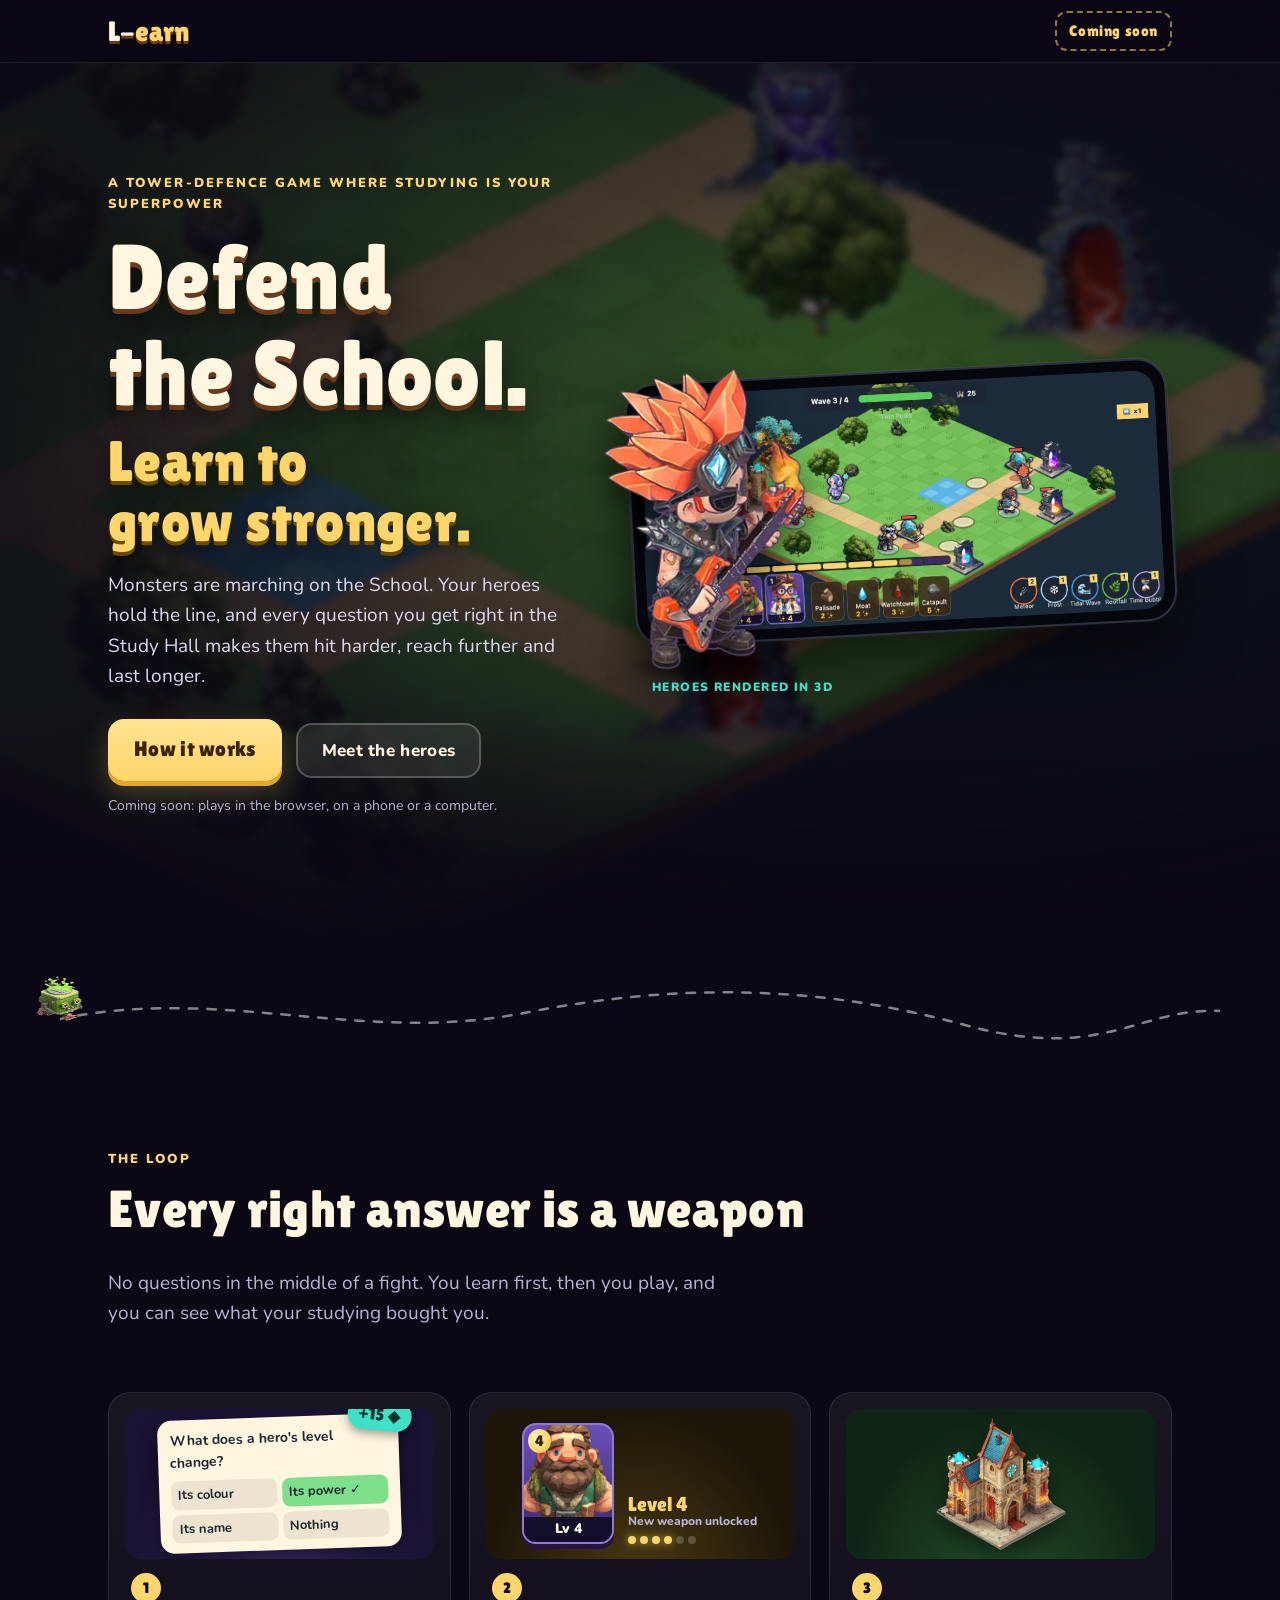
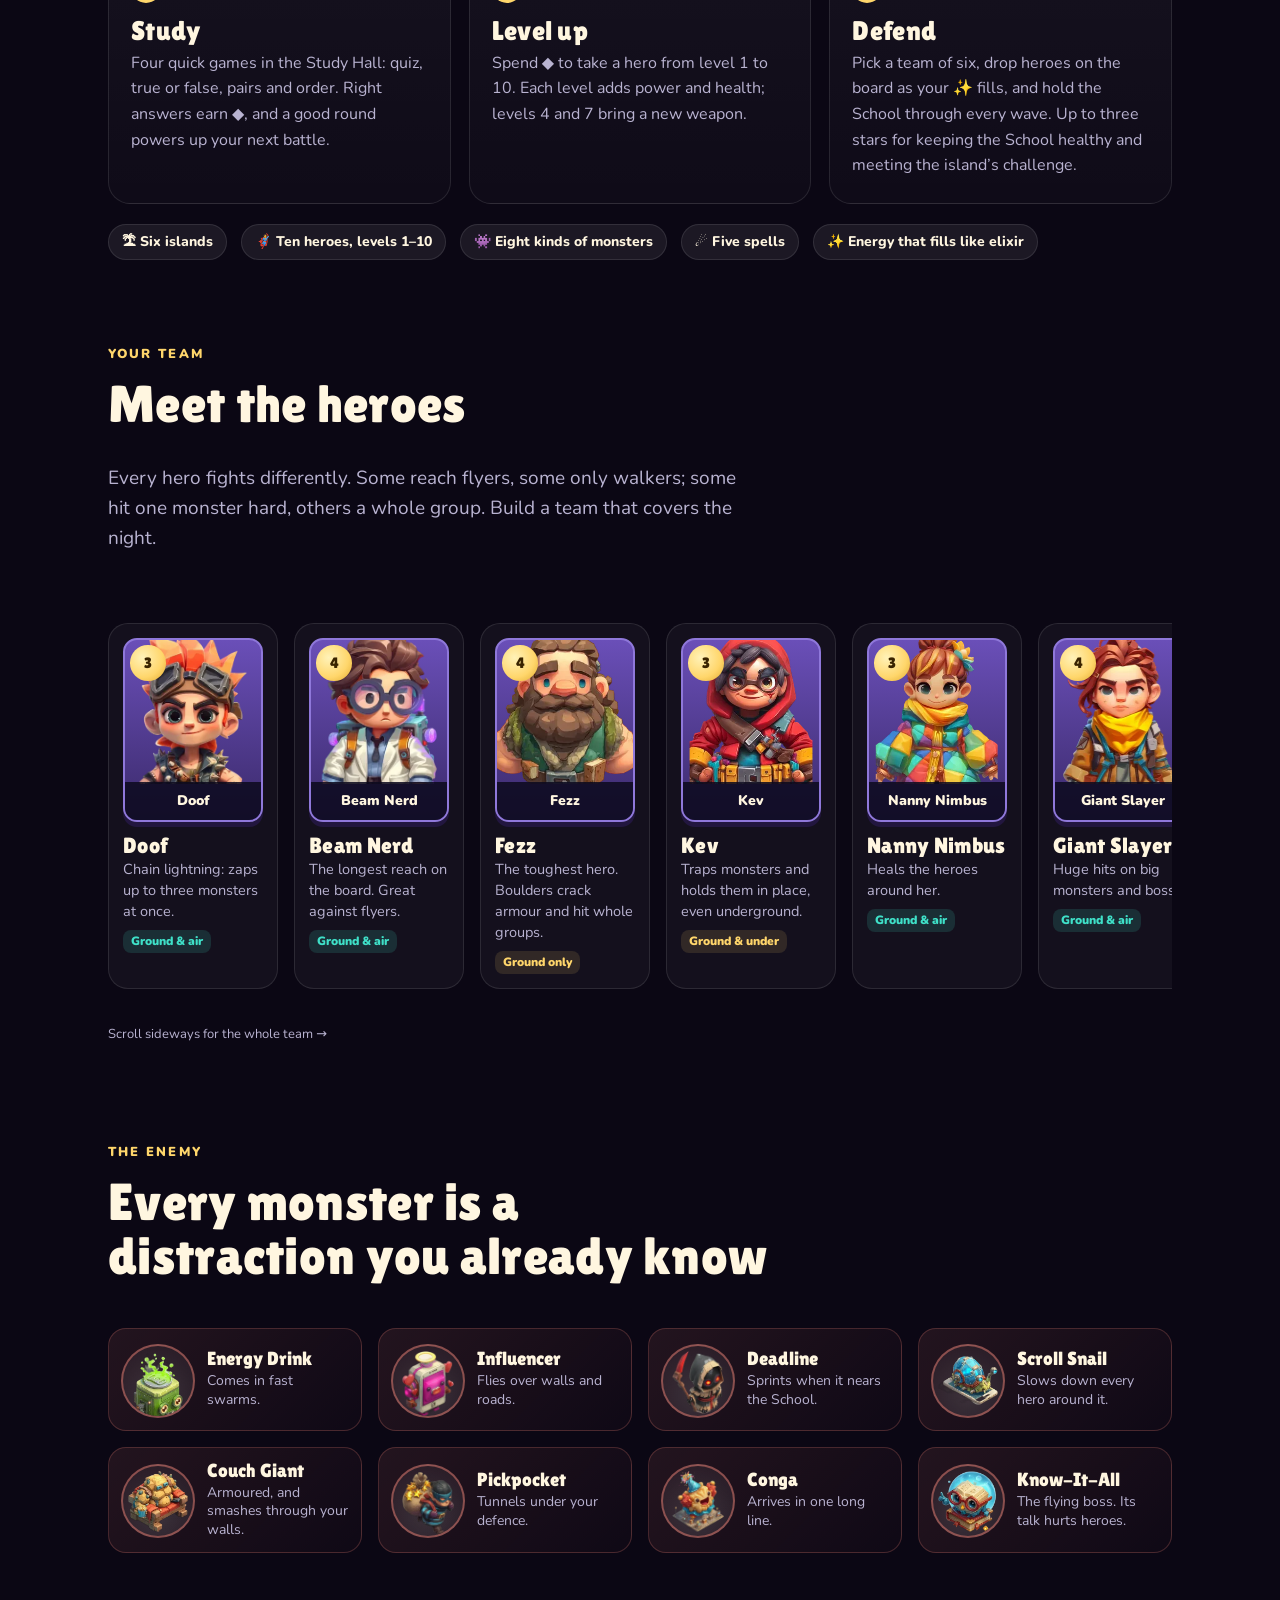
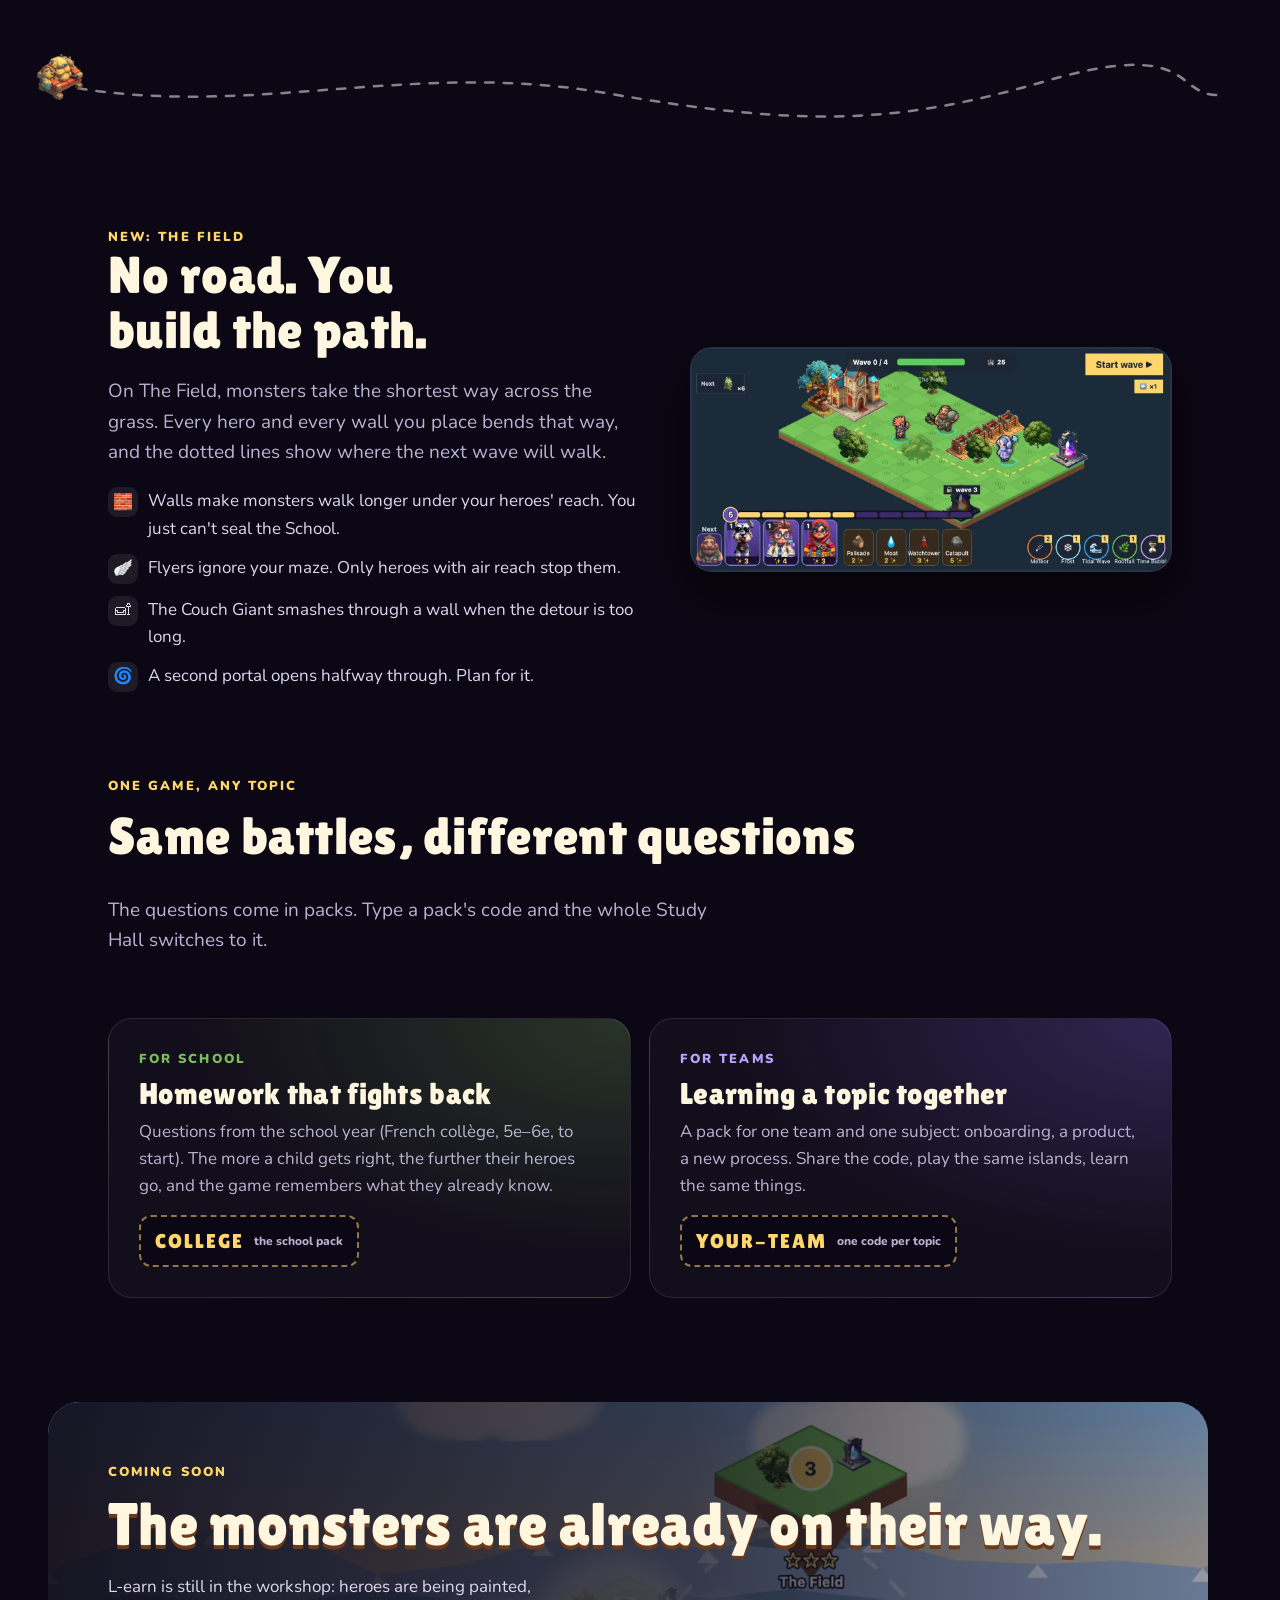
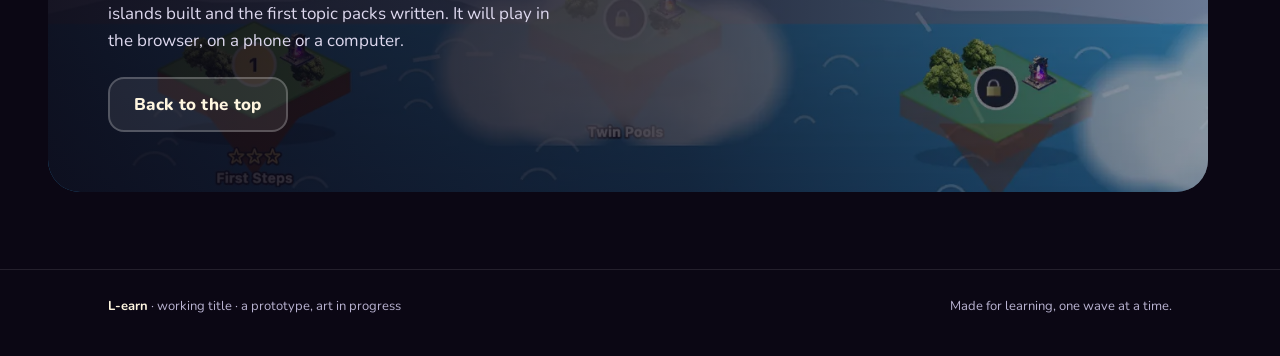
<file: welcome/index.html>
<!doctype html>
<html lang="en">
<head>
<meta charset="utf-8">
<meta name="viewport" content="width=device-width, initial-scale=1, viewport-fit=cover">
<title>L-earn</title>
<meta name="description" content="A tower-defence game where studying is your superpower: answer questions, level up your heroes, defend the School.">
<meta name="theme-color" content="#0b0714">
<meta property="og:title" content="L-earn · Defend the School">
<meta property="og:description" content="A tower-defence game where every right answer makes your heroes stronger.">
<meta property="og:image" content="https://snluthi.github.io/l-earn-play/welcome/img/battle.webp">
<meta property="og:type" content="website">
<link rel="icon" href="../icons/icon-192.png">
<link rel="apple-touch-icon" href="../icons/icon-180.png">
<link rel="preconnect" href="https://fonts.googleapis.com">
<link rel="preconnect" href="https://fonts.gstatic.com" crossorigin>
<link rel="stylesheet" href="https://fonts.googleapis.com/css2?family=Lilita+One&family=Nunito:wght@400;600;800;900&display=swap">
<style>
:root {
  color-scheme: dark;
  --night: #0b0714; --plum: #170e2c; --plum-2: #22163f; --panel: rgba(29, 36, 51, .86); --line: rgba(255, 255, 255, .1);
  --gold: #ffd66b; --gold-deep: #e0a92e; --cream: #fff6e0; --muted: #b9b3d1; --violet: #6a4fb8; --violet-deep: #3b2a6b;
  --teal: #3fe0c8; --coral: #ff8a7a; --grass: #79bd57;
  --display: 'Lilita One', 'Arial Rounded MT Bold', 'Trebuchet MS', system-ui, sans-serif;
  --body: 'Nunito', system-ui, -apple-system, 'Segoe UI', sans-serif;
  --gutter: clamp(16px, 4vw, 48px);
  --max: 1160px;
}
* { box-sizing: border-box; }
html { scroll-behavior: smooth; }
body { margin: 0; background: var(--night); color: var(--cream); font-family: var(--body); font-size: 17px; line-height: 1.6; -webkit-font-smoothing: antialiased; overflow-x: hidden; }
img { max-width: 100%; display: block; }
a { color: inherit; }
:focus-visible { outline: 3px solid var(--teal); outline-offset: 3px; border-radius: 8px; }
.wrap { max-width: var(--max); margin: 0 auto; padding-inline: var(--gutter); }
h1, h2, h3 { font-family: var(--display); font-weight: 400; letter-spacing: .3px; line-height: 1.05; margin: 0; text-wrap: balance; }
h2 { font-size: clamp(32px, 5vw, 52px); }
.eyebrow { font-size: 13px; font-weight: 900; letter-spacing: .16em; text-transform: uppercase; color: var(--gold); }
.lede { color: var(--muted); max-width: 58ch; font-size: clamp(16px, 1.6vw, 19px); }

/* Buttons: the game's gold button with its pressed edge. */
.btn { display: inline-flex; align-items: center; gap: 10px; font-family: var(--display); font-size: 21px; letter-spacing: .3px; color: #3a2400; text-decoration: none;
       background: linear-gradient(#ffe391, var(--gold)); border-radius: 16px; padding: 14px 26px; box-shadow: 0 5px 0 var(--gold-deep), 0 12px 28px rgba(255, 214, 107, .25); transition: transform .12s, box-shadow .12s; }
.btn:hover { transform: translateY(-2px); box-shadow: 0 7px 0 var(--gold-deep), 0 16px 32px rgba(255, 214, 107, .32); }
.btn:active { transform: translateY(3px); box-shadow: 0 2px 0 var(--gold-deep); }
.btn.ghost { background: rgba(255, 255, 255, .08); color: var(--cream); box-shadow: inset 0 0 0 2px rgba(255, 255, 255, .22); font-family: var(--body); font-weight: 800; font-size: 17px; }
.btn.ghost:hover { background: rgba(255, 255, 255, .14); }
.soon { font-family: var(--display); font-size: 15px; letter-spacing: .6px; color: var(--gold); border: 2px dashed rgba(255, 214, 107, .55); border-radius: 12px; padding: 6px 12px; white-space: nowrap; }
.btn.small { font-size: 16px; padding: 9px 16px; border-radius: 12px; box-shadow: 0 3px 0 var(--gold-deep); }

/* Top bar */
.bar { position: sticky; top: env(safe-area-inset-top, 0px); z-index: 20; background: rgba(11, 7, 20, .72); backdrop-filter: blur(10px); -webkit-backdrop-filter: blur(10px); border-bottom: 1px solid var(--line); }
.bar .wrap { display: flex; align-items: center; justify-content: space-between; height: 62px; }
.logo { font-family: var(--display); font-size: 28px; color: var(--cream); text-decoration: none; text-shadow: 0 3px 0 #6b3a1a; }
.logo span { color: var(--gold); }

/* Hero */
.hero { position: relative; overflow: hidden; isolation: isolate; }
.hero::before { content: ''; position: absolute; inset: -20px; z-index: -2; background: url(img/world.webp) center 30% / cover; filter: blur(3px) saturate(1.1) brightness(.5); transform: scale(1.04); }
.hero::after { content: ''; position: absolute; inset: 0; z-index: -1; background: radial-gradient(ellipse at 70% 40%, rgba(11, 7, 20, .1), rgba(11, 7, 20, .85) 70%), linear-gradient(to bottom, transparent 70%, var(--night)); }
.hero .wrap { display: grid; grid-template-columns: minmax(0, 1fr) minmax(0, 1.15fr); gap: clamp(24px, 4vw, 56px); align-items: center; padding-block: clamp(48px, 9vw, 110px) clamp(72px, 10vw, 130px); }
.hero h1 { font-size: clamp(46px, 7.4vw, 92px); color: var(--cream); text-shadow: 0 5px 0 #6b3a1a, 0 14px 30px rgba(0, 0, 0, .55); }
.hero h1 em { font-style: normal; color: var(--gold); display: block; font-size: .62em; margin-top: .18em; text-shadow: 0 4px 0 #6b4a00, 0 10px 24px rgba(0, 0, 0, .5); }
.hero .lede { margin: 18px 0 28px; color: #ddd8ee; }
.ctas { display: flex; flex-wrap: wrap; gap: 14px; align-items: center; }
.note { margin-top: 14px; font-size: 14px; color: var(--muted); }
.stage { position: relative; }
.device { position: relative; border-radius: 30px; padding: 10px; background: #05070d; border: 2px solid #2b3246; box-shadow: 0 30px 60px rgba(0, 0, 0, .55), 0 0 0 1px rgba(255, 214, 107, .08); transform: rotate(-3deg); }
.device img { border-radius: 22px; width: 100%; height: auto; aspect-ratio: 1688 / 780; object-fit: cover; }
.device .notch { position: absolute; left: 4px; top: 50%; width: 9px; height: 70px; transform: translateY(-50%); border-radius: 6px; background: #000; }
.turn { position: absolute; left: -6%; bottom: -16%; width: clamp(110px, 18vw, 210px); aspect-ratio: 300 / 482; filter: drop-shadow(0 16px 18px rgba(0, 0, 0, .55)); }
.turn img { width: 100%; height: 100%; object-fit: contain; object-position: bottom; }
.turn::after { content: ''; position: absolute; left: 12%; right: 12%; bottom: -2%; height: 9%; border-radius: 50%; background: radial-gradient(rgba(0, 0, 0, .55), transparent 70%); z-index: -1; }
.badge3d { position: absolute; left: 4%; bottom: -24%; font-size: 12px; font-weight: 900; letter-spacing: .12em; text-transform: uppercase; color: var(--teal); white-space: nowrap; }

/* The monster route between sections: a dotted path, an Energy Drink walking it. */
.route { position: relative; height: 90px; margin-block: 8px; }
.route svg { position: absolute; inset: 0; width: 100%; height: 100%; }
.route path { fill: none; stroke: rgba(255, 255, 255, .5); stroke-width: 2.5; stroke-dasharray: 7 9; stroke-linecap: round; }
.route .walker { position: absolute; top: 50%; left: 0; width: 46px; transform: translate(-50%, -78%); animation: walk 14s linear infinite; }
.route .walker img { animation: hop .5s ease-in-out infinite alternate; }
@keyframes walk { from { left: -5%; } to { left: 105%; } }
@keyframes hop { from { transform: translateY(0) rotate(-4deg); } to { transform: translateY(-6px) rotate(4deg); } }

section { padding-block: clamp(40px, 7vw, 84px); }
section, #top { scroll-margin-top: 70px; }
.head { display: grid; gap: 12px; margin-bottom: clamp(26px, 4vw, 44px); }

/* The loop */
.loop { display: grid; grid-template-columns: repeat(3, minmax(0, 1fr)); gap: 18px; counter-reset: step; }
.step { position: relative; background: linear-gradient(180deg, rgba(255, 255, 255, .06), rgba(255, 255, 255, .02)); border: 1px solid var(--line); border-radius: 22px; padding: 22px 22px 24px; overflow: hidden; }
.step .num { font-family: var(--display); font-size: 15px; color: var(--night); background: var(--gold); width: 30px; height: 30px; border-radius: 50%; display: grid; place-items: center; }
.step h3 { font-size: 27px; margin: 14px 0 6px; }
.step p { margin: 0; color: var(--muted); font-size: 16px; }
.step .art { height: 150px; margin: -6px -6px 14px; border-radius: 16px; display: grid; place-items: center; position: relative; overflow: hidden; }
.art.study { background: radial-gradient(ellipse at 50% 120%, #3b2a6b, #1a1233 70%); }
.art.level { background: radial-gradient(ellipse at 50% 120%, #4a3a12, #1d1608 70%); }
.art.defend { background: radial-gradient(ellipse at 50% 120%, #24502c, #0f2414 70%); }
.qcard { position: relative; width: 78%; background: var(--cream); color: #1d2433; border-radius: 14px; padding: 10px 12px; box-shadow: 0 8px 18px rgba(0, 0, 0, .4); transform: rotate(-2deg); font-size: 13px; }
.qcard b { display: block; font-size: 14px; margin-bottom: 6px; }
.qcard .opts { display: grid; grid-template-columns: 1fr 1fr; gap: 5px; }
.qcard .opts span { background: #ece4cf; border-radius: 8px; padding: 4px 7px; font-weight: 700; }
.qcard .opts .ok { background: #7ee08a; }
.gain { position: absolute; right: -14px; top: -14px; font-family: var(--display); font-size: 17px; color: #06332c; background: var(--teal); border-radius: 999px; padding: 2px 11px; transform: rotate(7deg); box-shadow: 0 4px 10px rgba(0, 0, 0, .35); }
.lvl { display: flex; align-items: flex-end; gap: 14px; }
.lvl .card { width: 92px; }
.pips { display: flex; gap: 4px; margin-top: 8px; }
.pips i { width: 8px; height: 8px; border-radius: 50%; background: rgba(255, 255, 255, .2); }
.pips i.on { background: var(--gold); box-shadow: 0 0 8px rgba(255, 214, 107, .7); }
.up { font-family: var(--display); color: var(--gold); font-size: 20px; line-height: 1.1; }
.up small { display: block; font-family: var(--body); font-weight: 800; font-size: 12px; color: var(--muted); }
.art.defend img { height: 132px; width: auto; filter: drop-shadow(0 10px 12px rgba(0, 0, 0, .5)); }
.facts { display: flex; flex-wrap: wrap; gap: 10px 14px; margin-top: 20px; }
.chip { display: inline-flex; align-items: center; gap: 7px; font-size: 14px; font-weight: 800; background: rgba(255, 255, 255, .07); border: 1px solid var(--line); border-radius: 999px; padding: 6px 13px; }

/* Cards, as in the game: portrait in a violet frame, ✨ cost gem, level band. */
.card { position: relative; aspect-ratio: 64 / 84; border-radius: 14px; background: linear-gradient(#6a4fb8, #3b2a6b); border: 2.5px solid #8f78da; overflow: hidden; box-shadow: 0 5px 0 #22163f; }
.card img { position: absolute; left: 50%; bottom: 20%; height: 86%; width: auto; max-width: none; transform: translateX(-50%); }
.card .band { position: absolute; left: 0; right: 0; bottom: 0; height: 21%; background: rgba(12, 10, 30, .86); display: grid; place-items: center; font-weight: 900; font-size: clamp(11px, 1.1vw, 14px); }
.card .gem { position: absolute; left: 4%; top: 3%; width: 26%; aspect-ratio: 1; border-radius: 50%; background: radial-gradient(circle at 35% 35%, #fff2b8, var(--gold) 60%, var(--gold-deep)); color: #3a2400; font-family: var(--display); display: grid; place-items: center; font-size: clamp(11px, 1.2vw, 15px); z-index: 1; }

/* Heroes rail */
.rail { display: grid; grid-auto-flow: column; grid-auto-columns: minmax(170px, 1fr); gap: 16px; overflow-x: auto; scroll-snap-type: x mandatory; padding: 6px 2px 22px; scrollbar-width: thin; scrollbar-color: var(--violet) transparent; }
.hero-card { scroll-snap-align: start; background: rgba(255, 255, 255, .04); border: 1px solid var(--line); border-radius: 20px; padding: 14px; transition: transform .18s, background .18s; }
.hero-card:hover { transform: translateY(-6px); background: rgba(255, 255, 255, .07); }
.hero-card h3 { font-size: 22px; margin: 12px 0 2px; }
.hero-card p { margin: 0; font-size: 14.5px; color: var(--muted); line-height: 1.45; }
.reach { display: inline-block; margin-top: 8px; font-size: 12px; font-weight: 900; border-radius: 8px; padding: 2px 8px; background: rgba(63, 224, 200, .14); color: var(--teal); }
.reach.ground { background: rgba(255, 214, 107, .12); color: var(--gold); }
.hint { font-size: 13px; color: var(--muted); }

/* Monsters */
.monsters { display: grid; grid-template-columns: repeat(4, minmax(0, 1fr)); gap: 16px; }
.mon { display: grid; grid-template-columns: 74px 1fr; gap: 12px; align-items: center; background: linear-gradient(135deg, rgba(255, 138, 122, .1), rgba(255, 138, 122, .02)); border: 1px solid rgba(255, 138, 122, .22); border-radius: 18px; padding: 12px; }
.mon .pic { width: 74px; height: 74px; border-radius: 50%; background: radial-gradient(circle at 50% 70%, rgba(255, 255, 255, .14), rgba(255, 255, 255, .03)); border: 2px solid rgba(255, 138, 122, .45); display: grid; place-items: center; overflow: hidden; }
.mon .pic img { width: 86%; height: 86%; object-fit: contain; }
.mon b { font-family: var(--display); font-weight: 400; font-size: 19px; display: block; line-height: 1.1; }
.mon span { font-size: 14px; color: var(--muted); line-height: 1.35; display: block; margin-top: 3px; }

/* Feature split */
.split { display: grid; grid-template-columns: minmax(0, 1.1fr) minmax(0, 1fr); gap: clamp(24px, 4vw, 56px); align-items: center; }
.split.flip { grid-template-columns: minmax(0, 1fr) minmax(0, 1.1fr); }
.shot { border-radius: 22px; overflow: hidden; border: 2px solid #2b3246; box-shadow: 0 24px 48px rgba(0, 0, 0, .5); }
.shot img { width: 100%; height: auto; aspect-ratio: 1688 / 780; object-fit: cover; }
.ticks { list-style: none; padding: 0; margin: 20px 0 0; display: grid; gap: 12px; }
.ticks li { display: grid; grid-template-columns: 30px 1fr; gap: 10px; align-items: start; color: #ddd8ee; }
.ticks li i { font-style: normal; width: 30px; height: 30px; border-radius: 9px; background: rgba(255, 255, 255, .08); display: grid; place-items: center; font-size: 16px; }

/* Topics */
.topics { display: grid; grid-template-columns: repeat(2, minmax(0, 1fr)); gap: 18px; }
.topic { border-radius: 24px; padding: clamp(20px, 3vw, 30px); border: 1px solid var(--line); position: relative; overflow: hidden; }
.topic.kids { background: radial-gradient(ellipse at 100% 0%, rgba(121, 189, 87, .22), transparent 60%), rgba(255, 255, 255, .03); }
.topic.teams { background: radial-gradient(ellipse at 100% 0%, rgba(106, 79, 184, .35), transparent 60%), rgba(255, 255, 255, .03); }
.topic h3 { font-size: 30px; margin: 8px 0 8px; }
.topic p { color: var(--muted); margin: 0 0 16px; }
.code { display: inline-flex; align-items: center; gap: 10px; font-family: var(--display); font-size: 20px; letter-spacing: 2px; background: var(--night); border: 2px dashed rgba(255, 214, 107, .55); color: var(--gold); border-radius: 12px; padding: 8px 14px; }
.code small { font-family: var(--body); font-weight: 800; letter-spacing: 0; font-size: 12px; color: var(--muted); }

/* Final call */
.final { position: relative; isolation: isolate; overflow: hidden; border-radius: 32px; margin-inline: var(--gutter); margin-block: 20px clamp(40px, 6vw, 80px); max-width: calc(var(--max) - 0px); }
.final::before { content: ''; position: absolute; inset: 0; z-index: -2; background: url(img/map.webp) center / cover; }
.final::after { content: ''; position: absolute; inset: 0; z-index: -1; background: linear-gradient(90deg, rgba(11, 7, 20, .92) 0%, rgba(11, 7, 20, .72) 55%, rgba(11, 7, 20, .35) 100%); }
.final-in { display: grid; grid-template-columns: minmax(0, 1fr); gap: 28px; align-items: center; padding: clamp(28px, 5vw, 60px); }
.final h2 { font-size: clamp(34px, 5.4vw, 60px); text-shadow: 0 4px 0 #6b3a1a; }
.final p { color: #ddd8ee; max-width: 46ch; }
footer { color: var(--muted); font-size: 13px; padding-block: 26px 40px; border-top: 1px solid var(--line); }
footer .wrap { display: flex; flex-wrap: wrap; gap: 8px 20px; justify-content: space-between; }

@media (max-width: 900px) {
  .hero .wrap, .split, .split.flip, .final-in { grid-template-columns: minmax(0, 1fr); }
  .stage { margin: 10px 4% 70px; }
  .loop { grid-template-columns: minmax(0, 1fr); }
  .monsters { grid-template-columns: repeat(2, minmax(0, 1fr)); }
  .topics { grid-template-columns: minmax(0, 1fr); }
  .final-in { text-align: left; }
  .split .shot { order: -1; }
}
@media (max-width: 520px) {
  body { font-size: 16px; }
  .hero .wrap { padding-bottom: 36px; }
  .stage { margin-bottom: 52px; }
  .route { height: 70px; }
  .mon { grid-template-columns: minmax(0, 1fr); justify-items: center; align-content: start; text-align: center; padding: 14px 10px; }
  .mon .pic { width: 64px; height: 64px; }
  .rail { grid-auto-columns: 62%; }
  .bar .soon { font-size: 13px; padding: 5px 10px; }
  .device { transform: rotate(-2deg); }
}
@media (prefers-reduced-motion: reduce) {
  html { scroll-behavior: auto; }
  .route .walker, .route .walker img { animation: none; }
  .route .walker { left: 50%; }
  .btn, .hero-card { transition: none; }
}
</style>
</head>
<body>

<header class="bar">
  <div class="wrap">
    <a class="logo" href="#top" aria-label="L-earn, back to top">L-<span>earn</span></a>
    <span class="soon">Coming soon</span>
  </div>
</header>

<main id="top">
  <div class="hero">
    <div class="wrap">
      <div>
        <div class="eyebrow">A tower-defence game where studying is your superpower</div>
        <h1 style="margin-top:14px">Defend the School.<em>Learn to grow stronger.</em></h1>
        <p class="lede">Monsters are marching on the School. Your heroes hold the line, and every question you get right in the Study Hall makes them hit harder, reach further and last longer.</p>
        <div class="ctas">
          <a class="btn" href="#loop">How it works</a>
          <a class="btn ghost" href="#heroes">Meet the heroes</a>
        </div>
        <p class="note">Coming soon: plays in the browser, on a phone or a computer.</p>
      </div>
      <div class="stage">
        <div class="device"><span class="notch"></span><img src="img/battle.webp" alt="A battle on Twin Pools: the School and the Tree of Knowledge on the left, heroes on the road, monsters coming out of two portals, hero cards and spells along the bottom" width="1400" height="647"></div>
        <div class="turn" aria-hidden="true"><img id="doof" src="img/doof_045.webp" alt=""></div>
        <div class="badge3d">Heroes rendered in 3D</div>
      </div>
    </div>
  </div>

  <div class="route wrap" aria-hidden="true">
    <svg viewBox="0 0 1000 90" preserveAspectRatio="none"><path d="M0 52 C 140 18, 260 78, 400 46 S 660 20, 780 58 S 930 40, 1000 44"/></svg>
    <div class="walker"><img src="img/mon_energydrink.webp" alt="" width="46" height="46"></div>
  </div>

  <section id="loop">
    <div class="wrap">
      <div class="head">
        <div class="eyebrow">The loop</div>
        <h2>Every right answer is a weapon</h2>
        <p class="lede">No questions in the middle of a fight. You learn first, then you play, and you can see what your studying bought you.</p>
      </div>
      <div class="loop">
        <article class="step">
          <div class="art study" aria-hidden="true">
            <div class="qcard"><span class="gain">+15 ◆</span><b>What does a hero's level change?</b><div class="opts"><span>Its colour</span><span class="ok">Its power ✓</span><span>Its name</span><span>Nothing</span></div></div>
          </div>
          <span class="num">1</span>
          <h3>Study</h3>
          <p>Four quick games in the Study Hall: quiz, true or false, pairs and order. Right answers earn ◆, and a good round powers up your next battle.</p>
        </article>
        <article class="step">
          <div class="art level" aria-hidden="true">
            <div class="lvl">
              <div class="card"><span class="gem">4</span><img src="img/card_fezz.webp" alt=""><span class="band">Lv 4</span></div>
              <div><div class="up">Level 4<small>New weapon unlocked</small></div><div class="pips"><i class="on"></i><i class="on"></i><i class="on"></i><i class="on"></i><i></i><i></i></div></div>
            </div>
          </div>
          <span class="num">2</span>
          <h3>Level up</h3>
          <p>Spend ◆ to take a hero from level 1 to 10. Each level adds power and health; levels 4 and 7 bring a new weapon.</p>
        </article>
        <article class="step">
          <div class="art defend" aria-hidden="true"><img src="img/school.webp" alt=""></div>
          <span class="num">3</span>
          <h3>Defend</h3>
          <p>Pick a team of six, drop heroes on the board as your ✨ fills, and hold the School through every wave. Up to three stars for keeping the School healthy and meeting the island’s challenge.</p>
        </article>
      </div>
      <div class="facts">
        <span class="chip">🏝 Six islands</span><span class="chip">🦸 Ten heroes, levels 1–10</span><span class="chip">👾 Eight kinds of monsters</span><span class="chip">☄ Five spells</span><span class="chip">✨ Energy that fills like elixir</span>
      </div>
    </div>
  </section>

  <section id="heroes" style="padding-top:0">
    <div class="wrap">
      <div class="head">
        <div class="eyebrow">Your team</div>
        <h2>Meet the heroes</h2>
        <p class="lede">Every hero fights differently. Some reach flyers, some only walkers; some hit one monster hard, others a whole group. Build a team that covers the night.</p>
      </div>
      <div class="rail" tabindex="0" aria-label="Heroes, scroll sideways">
        <article class="hero-card"><div class="card"><span class="gem">3</span><img src="img/card_doof.webp" alt=""><span class="band">Doof</span></div><h3>Doof</h3><p>Chain lightning: zaps up to three monsters at once.</p><span class="reach">Ground &amp; air</span></article>
        <article class="hero-card"><div class="card"><span class="gem">4</span><img src="img/card_beamnerd.webp" alt=""><span class="band">Beam Nerd</span></div><h3>Beam Nerd</h3><p>The longest reach on the board. Great against flyers.</p><span class="reach">Ground &amp; air</span></article>
        <article class="hero-card"><div class="card"><span class="gem">4</span><img src="img/card_fezz.webp" alt=""><span class="band">Fezz</span></div><h3>Fezz</h3><p>The toughest hero. Boulders crack armour and hit whole groups.</p><span class="reach ground">Ground only</span></article>
        <article class="hero-card"><div class="card"><span class="gem">3</span><img src="img/card_kev.webp" alt=""><span class="band">Kev</span></div><h3>Kev</h3><p>Traps monsters and holds them in place, even underground.</p><span class="reach ground">Ground &amp; under</span></article>
        <article class="hero-card"><div class="card"><span class="gem">3</span><img src="img/card_nannynimbus.webp" alt=""><span class="band">Nanny Nimbus</span></div><h3>Nanny Nimbus</h3><p>Heals the heroes around her.</p><span class="reach">Ground &amp; air</span></article>
        <article class="hero-card"><div class="card"><span class="gem">4</span><img src="img/card_giantslayer.webp" alt=""><span class="band">Giant Slayer</span></div><h3>Giant Slayer</h3><p>Huge hits on big monsters and bosses.</p><span class="reach">Ground &amp; air</span></article>
        <article class="hero-card"><div class="card"><span class="gem">3</span><img src="img/card_winter.webp" alt=""><span class="band">Winter</span></div><h3>Winter</h3><p>Slows and freezes everything she hits.</p><span class="reach">Ground &amp; air</span></article>
        <article class="hero-card"><div class="card"><span class="gem">4</span><img src="img/card_strikedude.webp" alt=""><span class="band">Strike Dude</span></div><h3>Strike Dude</h3><p>Bowls through a whole line of monsters.</p><span class="reach ground">Ground only</span></article>
        <article class="hero-card"><div class="card"><span class="gem">3</span><img src="img/card_luna.webp" alt=""><span class="band">Luna</span></div><h3>Luna</h3><p>Fast, tough bites up close, and she digs after tunnellers.</p><span class="reach ground">Ground &amp; under</span></article>
      </div>
      <p class="hint">Scroll sideways for the whole team →</p>
    </div>
  </section>

  <section id="monsters" style="padding-top:0">
    <div class="wrap">
      <div class="head">
        <div class="eyebrow">The enemy</div>
        <h2>Every monster is a distraction you already know</h2>
      </div>
      <div class="monsters">
        <div class="mon"><span class="pic"><img src="img/mon_energydrink.webp" alt=""></span><div><b>Energy Drink</b><span>Comes in fast swarms.</span></div></div>
        <div class="mon"><span class="pic"><img src="img/mon_influencer.webp" alt=""></span><div><b>Influencer</b><span>Flies over walls and roads.</span></div></div>
        <div class="mon"><span class="pic"><img src="img/mon_deadline.webp" alt=""></span><div><b>Deadline</b><span>Sprints when it nears the School.</span></div></div>
        <div class="mon"><span class="pic"><img src="img/mon_scrollsnail.webp" alt=""></span><div><b>Scroll Snail</b><span>Slows down every hero around it.</span></div></div>
        <div class="mon"><span class="pic"><img src="img/mon_couchgiant.webp" alt=""></span><div><b>Couch Giant</b><span>Armoured, and smashes through your walls.</span></div></div>
        <div class="mon"><span class="pic"><img src="img/mon_pickpocket.webp" alt=""></span><div><b>Pickpocket</b><span>Tunnels under your defence.</span></div></div>
        <div class="mon"><span class="pic"><img src="img/mon_conga.webp" alt=""></span><div><b>Conga</b><span>Arrives in one long line.</span></div></div>
        <div class="mon"><span class="pic"><img src="img/mon_knowitall.webp" alt=""></span><div><b>Know-It-All</b><span>The flying boss. Its talk hurts heroes.</span></div></div>
      </div>
    </div>
  </section>

  <div class="route wrap" aria-hidden="true">
    <svg viewBox="0 0 1000 90" preserveAspectRatio="none"><path d="M0 40 C 160 76, 300 14, 470 48 S 720 80, 850 36 S 960 52, 1000 50"/></svg>
    <div class="walker" style="animation-duration:18s; animation-delay:-6s"><img src="img/mon_couchgiant.webp" alt="" width="46" height="46"></div>
  </div>

  <section id="field">
    <div class="wrap split">
      <div>
        <div class="eyebrow">New: The Field</div>
        <h2>No road. You build the path.</h2>
        <p class="lede">On The Field, monsters take the shortest way across the grass. Every hero and every wall you place bends that way, and the dotted lines show where the next wave will walk.</p>
        <ul class="ticks">
          <li><i>🧱</i>Walls make monsters walk longer under your heroes' reach. You just can't seal the School.</li>
          <li><i>🪽</i>Flyers ignore your maze. Only heroes with air reach stop them.</li>
          <li><i>🛋</i>The Couch Giant smashes through a wall when the detour is too long.</li>
          <li><i>🌀</i>A second portal opens halfway through. Plan for it.</li>
        </ul>
      </div>
      <figure class="shot" style="margin:0"><img src="img/field.webp" alt="The Field: heroes and four palisade walls on open grass, with dotted routes showing where monsters will walk around them" width="1400" height="647" loading="lazy"></figure>
    </div>
  </section>

  <section id="topics" style="padding-top:0">
    <div class="wrap">
      <div class="head">
        <div class="eyebrow">One game, any topic</div>
        <h2>Same battles, different questions</h2>
        <p class="lede">The questions come in packs. Type a pack's code and the whole Study Hall switches to it.</p>
      </div>
      <div class="topics">
        <div class="topic kids">
          <div class="eyebrow" style="color:var(--grass)">For school</div>
          <h3>Homework that fights back</h3>
          <p>Questions from the school year (French collège, 5e–6e, to start). The more a child gets right, the further their heroes go, and the game remembers what they already know.</p>
          <span class="code">COLLEGE <small>the school pack</small></span>
        </div>
        <div class="topic teams">
          <div class="eyebrow" style="color:#b9a3ff">For teams</div>
          <h3>Learning a topic together</h3>
          <p>A pack for one team and one subject: onboarding, a product, a new process. Share the code, play the same islands, learn the same things.</p>
          <span class="code">YOUR-TEAM <small>one code per topic</small></span>
        </div>
      </div>
    </div>
  </section>

  <div class="final">
    <div class="final-in">
      <div>
        <div class="eyebrow">Coming soon</div>
        <h2 style="margin:10px 0 12px">The monsters are already on their way.</h2>
        <p>L-earn is still in the workshop: heroes are being painted, islands built and the first topic packs written. It will play in the browser, on a phone or a computer.</p>
        <div class="ctas" style="margin-top:22px"><a class="btn ghost" href="#top">Back to the top</a></div>
      </div>
    </div>
  </div>
</main>

<footer>
  <div class="wrap"><span><b style="color:var(--cream)">L-earn</b> · working title · a prototype, art in progress</span><span>Made for learning, one wave at a time.</span></div>
</footer>

</body>
</html>
</file>
